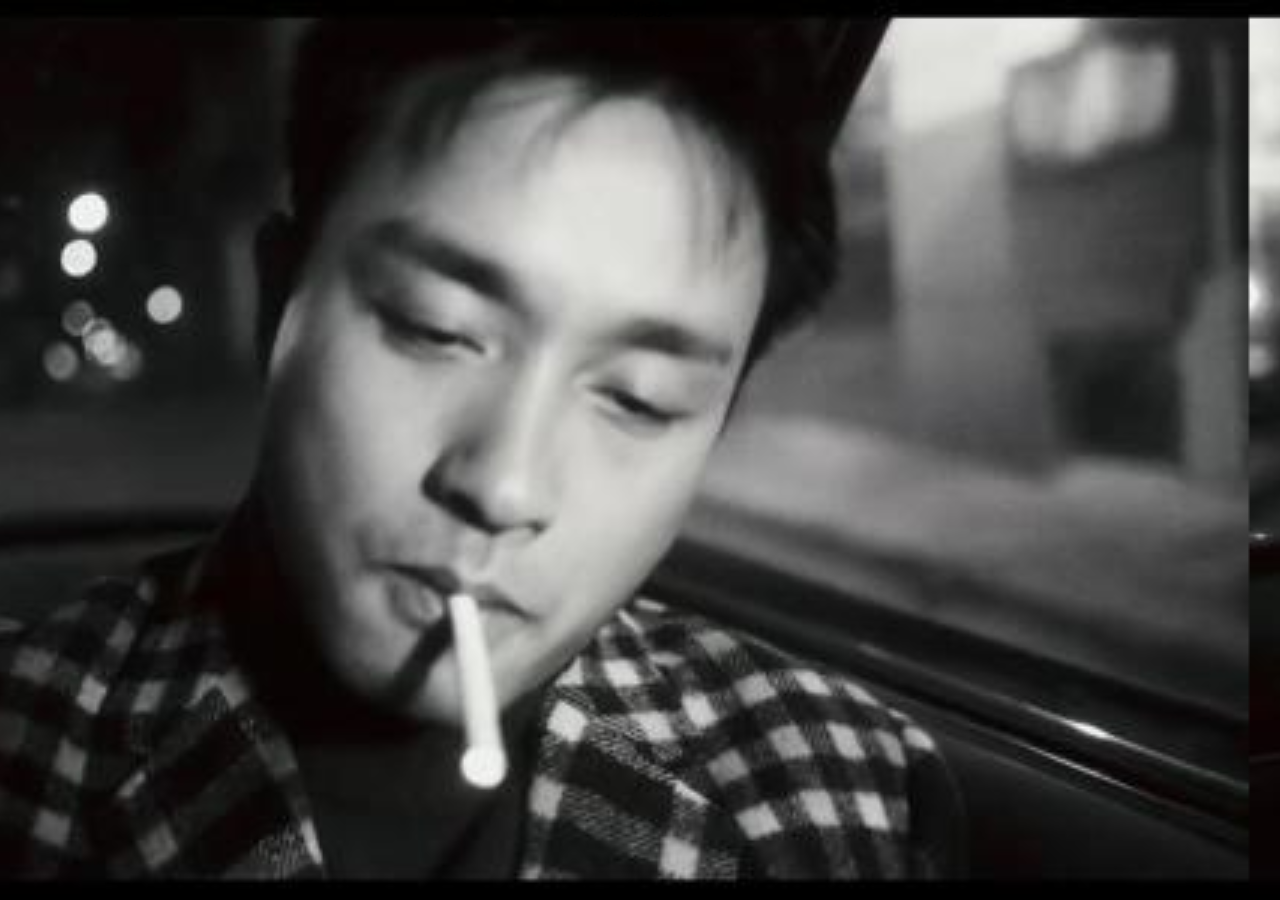
<file: index.html>
<!DOCTYPE html>
<html>
	<head>
		<meta charset="utf-8" />
		<title></title>
		<link rel="stylesheet" type="text/css" href="css/a.css"/>
		<script type="text/javascript" src="js/zepto.js" ></script>
		<script type="text/javascript" src="js/touch.js" ></script>
		
		 <meta name="viewport" content="width=device-width,initial-scale=1.0,user-scalable=no"/>
	</head>
	<body>
		<div class="box" id="box">
			<div>杀到感觉</div>
			<div>第三覅胡奥</div>
			<div>33</div>
			<div>44</div>
		</div>
	</body>
	<script>
		var i=0;
		var box=document.getElementById('box')
		box.addEventListener('touchstart',function(ev){
			ev.preventDefault();
			
		})
		$('#box').on('swipeLeft',function(){
			
			i++;
			if(i==$('#box div').length){
				i=$('#box div').length-1;
			}
			$('#box').css('transform','translate3d(-'+i*innerWidth+'px,0,0)');
		})
		
		$('#box').on('swipeRight',function(){
			
			i--;
			if(i==0){
				i=0;
			}
			$('#box').css('transform','translate3d(-'+i*innerWidth+'px,0,0)');
		})
		
		
	</script>
</html>
</file>
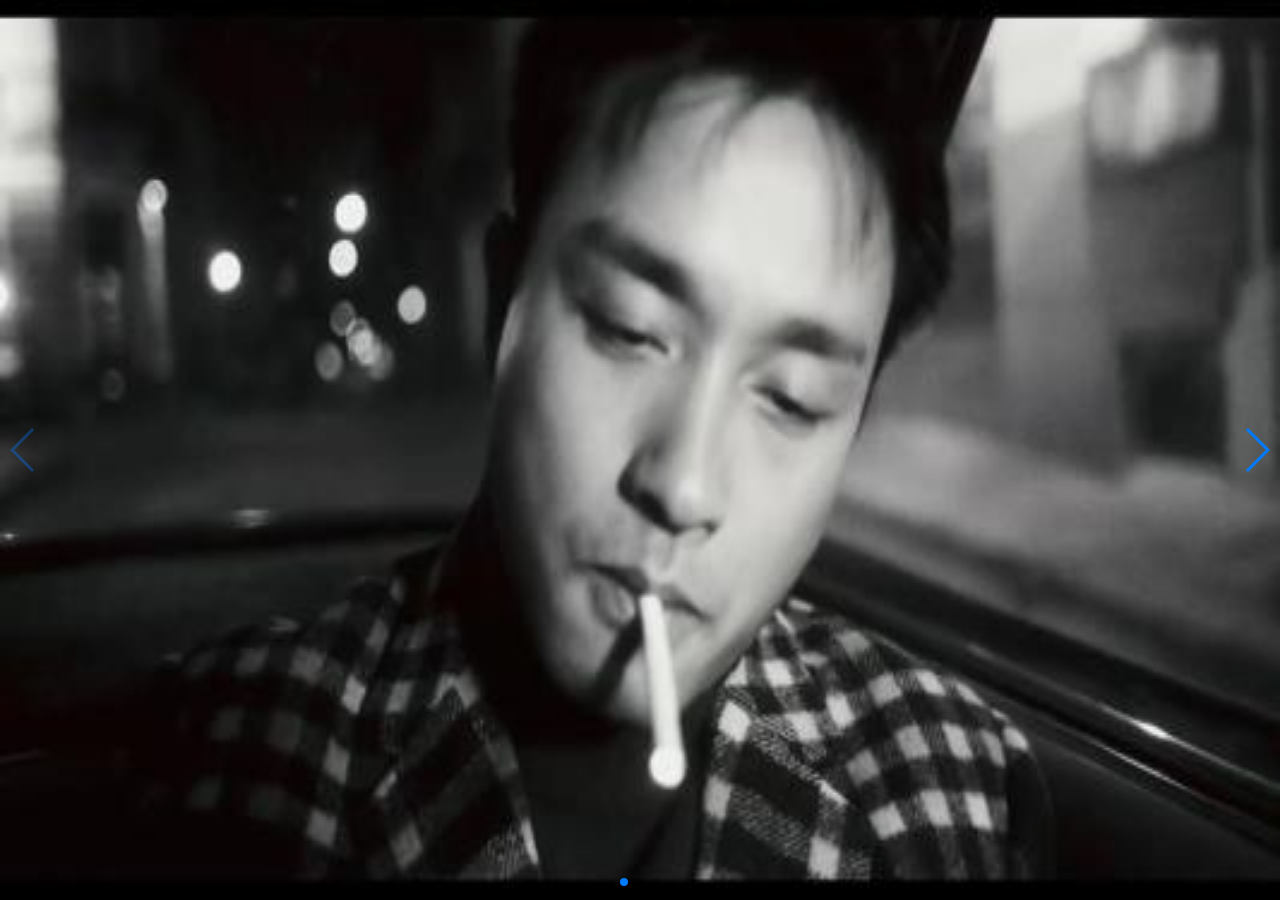
<file: new_file.html>
<!DOCTYPE html>
<html>
	<head>
		<meta charset="UTF-8">
		<title></title>
		<meta name="viewport" content="width=device-width,initial-scale=1.0,user-scalable=no"/>
		<link rel="stylesheet" type="text/css" href="css/swiper.min.css"/>
		<script type="text/javascript" src="js/swiper.min.js" ></script>
		<style>
			html,body{
				width: 100%;
				height: 100%;
				margin: 0;
				padding: 0;
				
			}
			.swiper-container{
				width: 100%;
              height: 100%;				
			}
			.swiper-container img{
				width: 100%;
              height: 100%;
			}
		</style>
	</head>
	<body>
		<div class="swiper-container">
    <div class="swiper-wrapper">
        <div class="swiper-slide"><img src="img/1.jpg"></div>
        <div class="swiper-slide"><img src="img/2.jpg"></div>
        <div class="swiper-slide"><img src="img/3.jpg"></div>
    </div>
    <!-- 如果需要分页器 -->
	    <div class="swiper-pagination"></div>
	    
	    <!-- 如果需要导航按钮 -->
	    <div class="swiper-button-prev"></div>
	    <div class="swiper-button-next"></div>
    
   
</div>

	</body>
	<script>
		var mySwiper = new Swiper ('.swiper-container', {
                 
                 speed:300,
                 autoplay:{
                 	dalay:3000,
                 	disableOnInteraction: false
                 },
			    pagination: {
			      el: '.swiper-pagination',
			    },
			    navigation: {
			      nextEl: '.swiper-button-next',
			      prevEl: '.swiper-button-prev',
			    }
    
   
  })  
		
		
		
		
		
	</script>
</html>
</file>
<file: css/a.css>
html { width: 100%; height: 100%; }
html body { margin: 0; width: 100%; height: 100%; overflow: hidden; }
html body .box { width: 400%; height: 100%; }
html body .box div { text-align: center; float: left; width: 25%; height: 100%; }
html body .box div:nth-child(1) { background: url(../img/1.jpg)-350px 0px; background-size: cover; }
html body .box div:nth-child(2) { background: url(../img/2.jpg)-400px 0px; background-size: cover; }
html body .box div:nth-child(3) { background: url(../img/3.jpg)-200px 0px; background-size: cover; }
html body .box div:nth-child(4) { background: url(../img/4.jpg)-200px 0px; background-size: cover; }

/*# sourceMappingURL=a.css.map */
</file>
